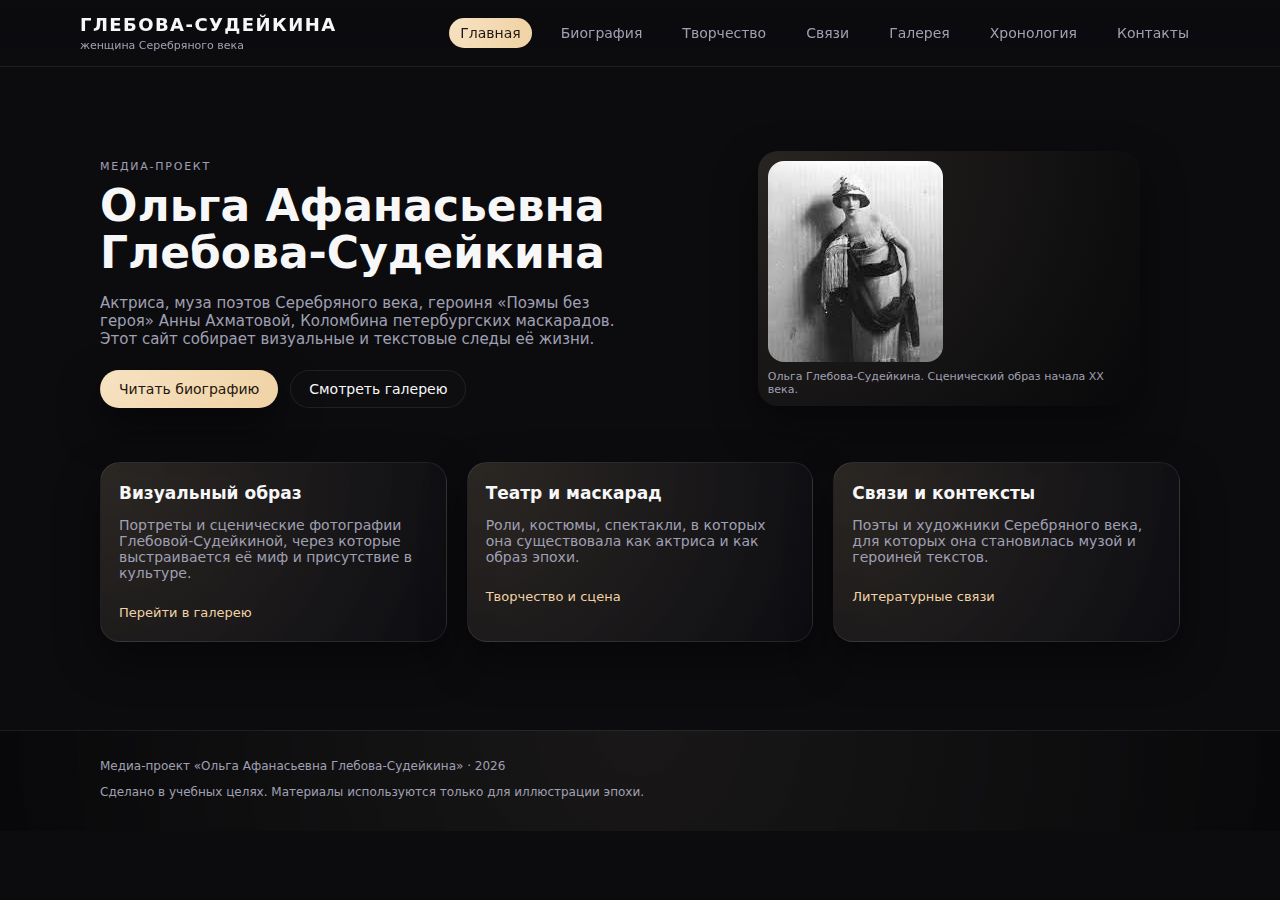
<file: index.html>
<!DOCTYPE html>
<html lang="ru">
<head>
  <meta charset="UTF-8">
  <title>Ольга Глебова-Судейкина — index</title>
  <meta name="viewport" content="width=device-width, initial-scale=1">
  <meta name="description" content="Медиа-проект о жизни и образе Ольги Афанасьевны Глебовой-Судейкиной. Страница index.">
  <link rel="stylesheet" href="style.css">

<!-- Yandex.Metrika counter -->
<script type="text/javascript">
    (function(m,e,t,r,i,k,a){
        m[i] = m[i] || function(){ (m[i].a = m[i].a || []).push(arguments) };
        m[i].l = 1 * new Date();
        for (var j = 0; j < document.scripts.length; j++) {
            if (document.scripts[j].src === r) { return; }
        }
        k = e.createElement(t),
        a = e.getElementsByTagName(t)[0],
        k.async = 1,
        k.src = r,
        a.parentNode.insertBefore(k,a)
    })(window, document, 'script', 'https://mc.yandex.ru/metrika/tag.js?id=105527265', 'ym');

    ym(105527265, 'init', {
        ssr:true,
        webvisor:true,
        clickmap:true,
        ecommerce:"dataLayer",
        accurateTrackBounce:true,
        trackLinks:true
    });
</script>
<noscript><div><img src="https://mc.yandex.ru/watch/105527265" style="position:absolute; left:-9999px;" alt="" /></div></noscript>
<!-- /Yandex.Metrika counter -->

</head>
<body>

<header class="site-header">
  <div class="container header-inner">
    <div class="logo">
      <a href="index.html">Глебова-Судейкина</a>
      <span class="logo-tagline">женщина Серебряного века</span>
    </div>
    <nav class="main-nav">
      <a href="index.html">Главная</a>
      <a href="bio.html">Биография</a>
      <a href="art.html">Творчество</a>
      <a href="connections.html">Связи</a>
      <a href="gallery.html">Галерея</a>
      <a href="timeline.html">Хронология</a>
      <a href="contacts.html">Контакты</a>
    </nav>
  </div>
</header>


<main class="page">
  <section class="hero">
    <div class="container hero-inner">
      <div class="hero-text">
        <p class="hero-kicker">медиа-проект</p>
        <h1>Ольга Афанасьевна<br>Глебова-Судейкина</h1>
        <p class="hero-lead">
          Актриса, муза поэтов Серебряного века, героиня «Поэмы без героя» Анны Ахматовой,
          Коломбина петербургских маскарадов. Этот сайт собирает визуальные и текстовые следы её жизни.
        </p>
        <div class="hero-actions">
          <a href="bio.html" class="btn primary">Читать биографию</a>
          <a href="gallery.html" class="btn ghost">Смотреть галерею</a>
        </div>
      </div>
      <div class="hero-image">
        <figure class="hero-figure">
          <img src="assets/glebova-1.png" alt="Ольга Афанасьевна Глебова-Судейкина в сценическом костюме">
          <figcaption>Ольга Глебова-Судейкина. Сценический образ начала XX века.</figcaption>
        </figure>
      </div>
    </div>
  </section>

  <section class="grid-section">
    <div class="container grid-3">
      <article class="card">
        <h2>Визуальный образ</h2>
        <p>
          Портреты и сценические фотографии Глебовой-Судейкиной,
          через которые выстраивается её миф и присутствие в культуре.
        </p>
        <a href="gallery.html" class="card-link">Перейти в галерею</a>
      </article>
      <article class="card">
        <h2>Театр и маскарад</h2>
        <p>
          Роли, костюмы, спектакли, в которых она существовала как актриса и как образ эпохи.
        </p>
        <a href="art.html" class="card-link">Творчество и сцена</a>
      </article>
      <article class="card">
        <h2>Связи и контексты</h2>
        <p>
          Поэты и художники Серебряного века, для которых она становилась музой и героиней текстов.
        </p>
        <a href="connections.html" class="card-link">Литературные связи</a>
      </article>
    </div>
  </section>
</main>


<footer class="site-footer">
  <div class="container footer-inner">
    <p>Медиа-проект «Ольга Афанасьевна Глебова-Судейкина» · <span id="current-year"></span></p>
    <p class="footer-meta">Сделано в учебных целях. Материалы используются только для иллюстрации эпохи.</p>
  </div>
</footer>
<script src="script.js"></script>

</body>
</html>
</file>
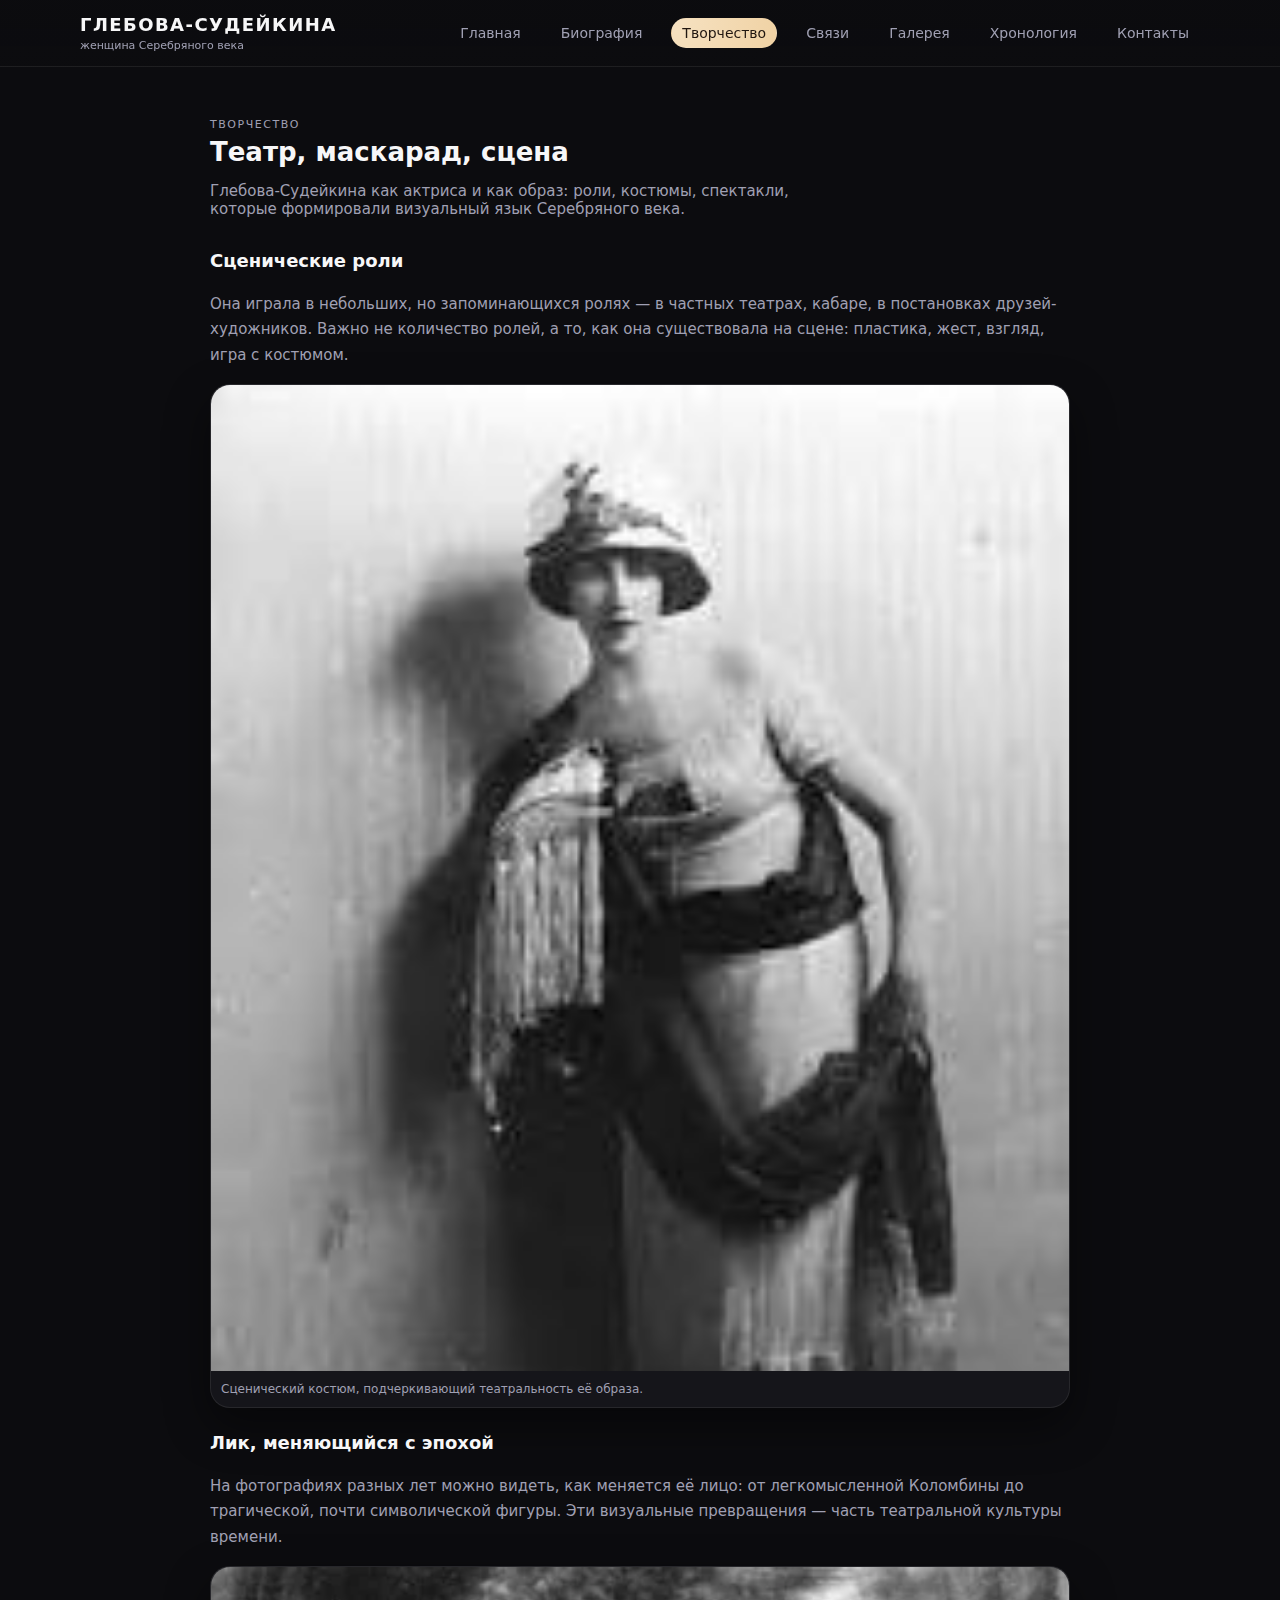
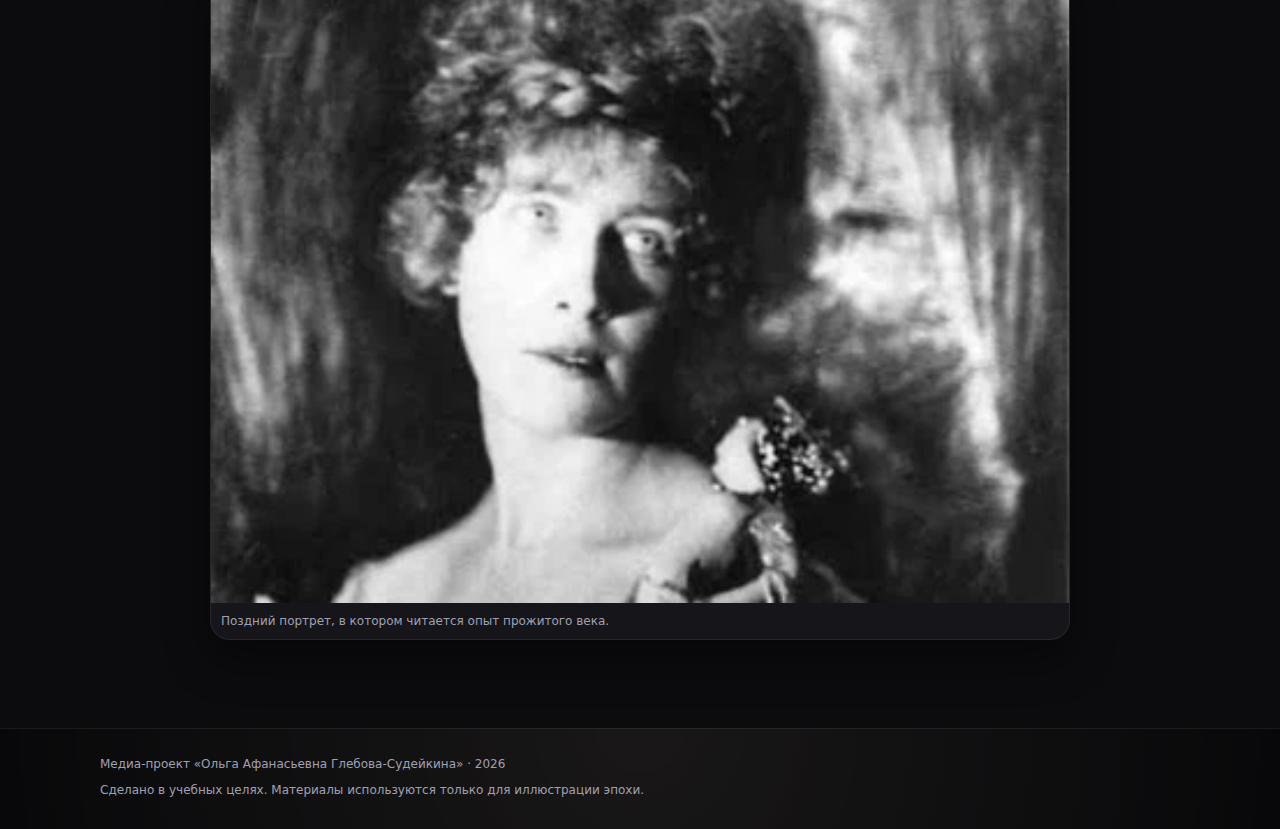
<file: art.html>
<!DOCTYPE html>
<html lang="ru">
<head>
  <meta charset="UTF-8">
  <title>Ольга Глебова-Судейкина — art</title>
  <meta name="viewport" content="width=device-width, initial-scale=1">
  <meta name="description" content="Медиа-проект о жизни и образе Ольги Афанасьевны Глебовой-Судейкиной. Страница art.">
  <link rel="stylesheet" href="style.css">

<!-- Yandex.Metrika counter -->
<script type="text/javascript">
    (function(m,e,t,r,i,k,a){
        m[i] = m[i] || function(){ (m[i].a = m[i].a || []).push(arguments) };
        m[i].l = 1 * new Date();
        for (var j = 0; j < document.scripts.length; j++) {
            if (document.scripts[j].src === r) { return; }
        }
        k = e.createElement(t),
        a = e.getElementsByTagName(t)[0],
        k.async = 1,
        k.src = r,
        a.parentNode.insertBefore(k,a)
    })(window, document, 'script', 'https://mc.yandex.ru/metrika/tag.js?id=105527265', 'ym');

    ym(105527265, 'init', {
        ssr:true,
        webvisor:true,
        clickmap:true,
        ecommerce:"dataLayer",
        accurateTrackBounce:true,
        trackLinks:true
    });
</script>
<noscript><div><img src="https://mc.yandex.ru/watch/105527265" style="position:absolute; left:-9999px;" alt="" /></div></noscript>
<!-- /Yandex.Metrika counter -->

</head>
<body>

<header class="site-header">
  <div class="container header-inner">
    <div class="logo">
      <a href="index.html">Глебова-Судейкина</a>
      <span class="logo-tagline">женщина Серебряного века</span>
    </div>
    <nav class="main-nav">
      <a href="index.html">Главная</a>
      <a href="bio.html">Биография</a>
      <a href="art.html">Творчество</a>
      <a href="connections.html">Связи</a>
      <a href="gallery.html">Галерея</a>
      <a href="timeline.html">Хронология</a>
      <a href="contacts.html">Контакты</a>
    </nav>
  </div>
</header>


<main class="page narrow">
  <section class="page-header-block">
    <div class="container">
      <p class="eyebrow">творчество</p>
      <h1>Театр, маскарад, сцена</h1>
      <p class="lede">
        Глебова-Судейкина как актриса и как образ: роли, костюмы, спектакли, которые формировали визуальный язык
        Серебряного века.
      </p>
    </div>
  </section>

  <section class="container">
    <article class="text-block">
      <h2>Сценические роли</h2>
      <p>
        Она играла в небольших, но запоминающихся ролях — в частных театрах, кабаре, в постановках друзей-художников.
        Важно не количество ролей, а то, как она существовала на сцене: пластика, жест, взгляд, игра с костюмом.
      </p>
      <figure class="inline-figure">
        <img src="assets/glebova-1.png" alt="Сценический образ Глебовой-Судейкиной">
        <figcaption>Сценический костюм, подчеркивающий театральность её образа.</figcaption>
      </figure>
    </article>

    <article class="text-block">
      <h2>Лик, меняющийся с эпохой</h2>
      <p>
        На фотографиях разных лет можно видеть, как меняется её лицо: от легкомысленной Коломбины до трагической,
        почти символической фигуры. Эти визуальные превращения — часть театральной культуры времени.
      </p>
      <figure class="inline-figure">
        <img src="assets/glebova-3.png" alt="Портрет Ольги Глебовой-Судейкиной в более поздние годы">
        <figcaption>Поздний портрет, в котором читается опыт прожитого века.</figcaption>
      </figure>
    </article>
  </section>
</main>


<footer class="site-footer">
  <div class="container footer-inner">
    <p>Медиа-проект «Ольга Афанасьевна Глебова-Судейкина» · <span id="current-year"></span></p>
    <p class="footer-meta">Сделано в учебных целях. Материалы используются только для иллюстрации эпохи.</p>
  </div>
</footer>
<script src="script.js"></script>

</body>
</html>
</file>
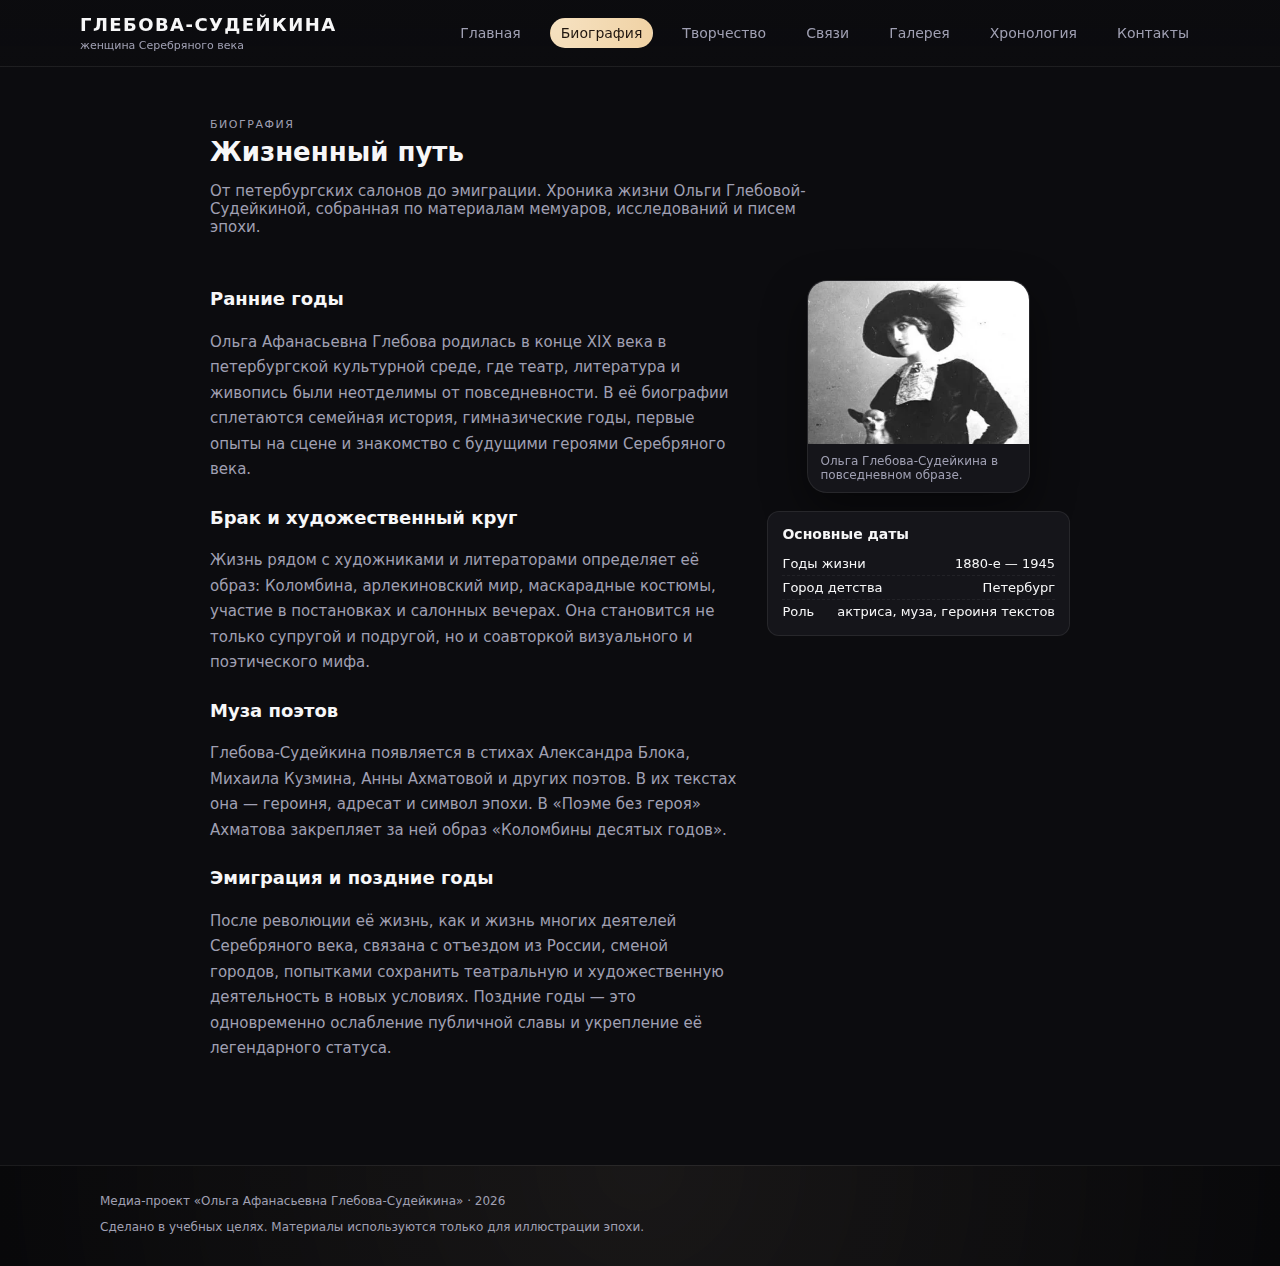
<file: bio.html>
<!DOCTYPE html>
<html lang="ru">
<head>
  <meta charset="UTF-8">
  <title>Ольга Глебова-Судейкина — bio</title>
  <meta name="viewport" content="width=device-width, initial-scale=1">
  <meta name="description" content="Медиа-проект о жизни и образе Ольги Афанасьевны Глебовой-Судейкиной. Страница bio.">
  <link rel="stylesheet" href="style.css">

<!-- Yandex.Metrika counter -->
<script type="text/javascript">
    (function(m,e,t,r,i,k,a){
        m[i] = m[i] || function(){ (m[i].a = m[i].a || []).push(arguments) };
        m[i].l = 1 * new Date();
        for (var j = 0; j < document.scripts.length; j++) {
            if (document.scripts[j].src === r) { return; }
        }
        k = e.createElement(t),
        a = e.getElementsByTagName(t)[0],
        k.async = 1,
        k.src = r,
        a.parentNode.insertBefore(k,a)
    })(window, document, 'script', 'https://mc.yandex.ru/metrika/tag.js?id=105527265', 'ym');

    ym(105527265, 'init', {
        ssr:true,
        webvisor:true,
        clickmap:true,
        ecommerce:"dataLayer",
        accurateTrackBounce:true,
        trackLinks:true
    });
</script>
<noscript><div><img src="https://mc.yandex.ru/watch/105527265" style="position:absolute; left:-9999px;" alt="" /></div></noscript>
<!-- /Yandex.Metrika counter -->

</head>
<body>

<header class="site-header">
  <div class="container header-inner">
    <div class="logo">
      <a href="index.html">Глебова-Судейкина</a>
      <span class="logo-tagline">женщина Серебряного века</span>
    </div>
    <nav class="main-nav">
      <a href="index.html">Главная</a>
      <a href="bio.html">Биография</a>
      <a href="art.html">Творчество</a>
      <a href="connections.html">Связи</a>
      <a href="gallery.html">Галерея</a>
      <a href="timeline.html">Хронология</a>
      <a href="contacts.html">Контакты</a>
    </nav>
  </div>
</header>


<main class="page narrow">
  <section class="page-header-block">
    <div class="container">
      <p class="eyebrow">биография</p>
      <h1>Жизненный путь</h1>
      <p class="lede">
        От петербургских салонов до эмиграции. Хроника жизни Ольги Глебовой-Судейкиной,
        собранная по материалам мемуаров, исследований и писем эпохи.
      </p>
    </div>
  </section>

  <section class="container two-column">
    <div class="column main-text">
      <h2>Ранние годы</h2>
      <p>
        Ольга Афанасьевна Глебова родилась в конце XIX века в петербургской культурной среде,
        где театр, литература и живопись были неотделимы от повседневности. В её биографии сплетаются
        семейная история, гимназические годы, первые опыты на сцене и знакомство с будущими героями
        Серебряного века.
      </p>

      <h2>Брак и художественный круг</h2>
      <p>
        Жизнь рядом с художниками и литераторами определяет её образ: Коломбина, арлекиновский мир,
        маскарадные костюмы, участие в постановках и салонных вечерах. Она становится не только супругой
        и подругой, но и соавторкой визуального и поэтического мифа.
      </p>

      <h2>Муза поэтов</h2>
      <p>
        Глебова-Судейкина появляется в стихах Александра Блока, Михаила Кузмина, Анны Ахматовой и других поэтов.
        В их текстах она — героиня, адресат и символ эпохи. В «Поэме без героя» Ахматова закрепляет за ней образ
        «Коломбины десятых годов».
      </p>

      <h2>Эмиграция и поздние годы</h2>
      <p>
        После революции её жизнь, как и жизнь многих деятелей Серебряного века, связана с отъездом из России,
        сменой городов, попытками сохранить театральную и художественную деятельность в новых условиях.
        Поздние годы — это одновременно ослабление публичной славы и укрепление её легендарного статуса.
      </p>
    </div>

    <aside class="column sidebar">
      <div class="sticky-box">
        <figure class="portrait-card">
          <img src="assets/glebova-2.png" alt="Портрет Ольги Глебовой-Судейкиной с собакой">
          <figcaption>Ольга Глебова-Судейкина в повседневном образе.</figcaption>
        </figure>
        <div class="meta-block">
          <h3>Основные даты</h3>
          <ul class="meta-list">
            <li><span>Годы жизни</span><span>1880-е — 1945</span></li>
            <li><span>Город детства</span><span>Петербург</span></li>
            <li><span>Роль</span><span>актриса, муза, героиня текстов</span></li>
          </ul>
        </div>
      </div>
    </aside>
  </section>
</main>


<footer class="site-footer">
  <div class="container footer-inner">
    <p>Медиа-проект «Ольга Афанасьевна Глебова-Судейкина» · <span id="current-year"></span></p>
    <p class="footer-meta">Сделано в учебных целях. Материалы используются только для иллюстрации эпохи.</p>
  </div>
</footer>
<script src="script.js"></script>

</body>
</html>
</file>
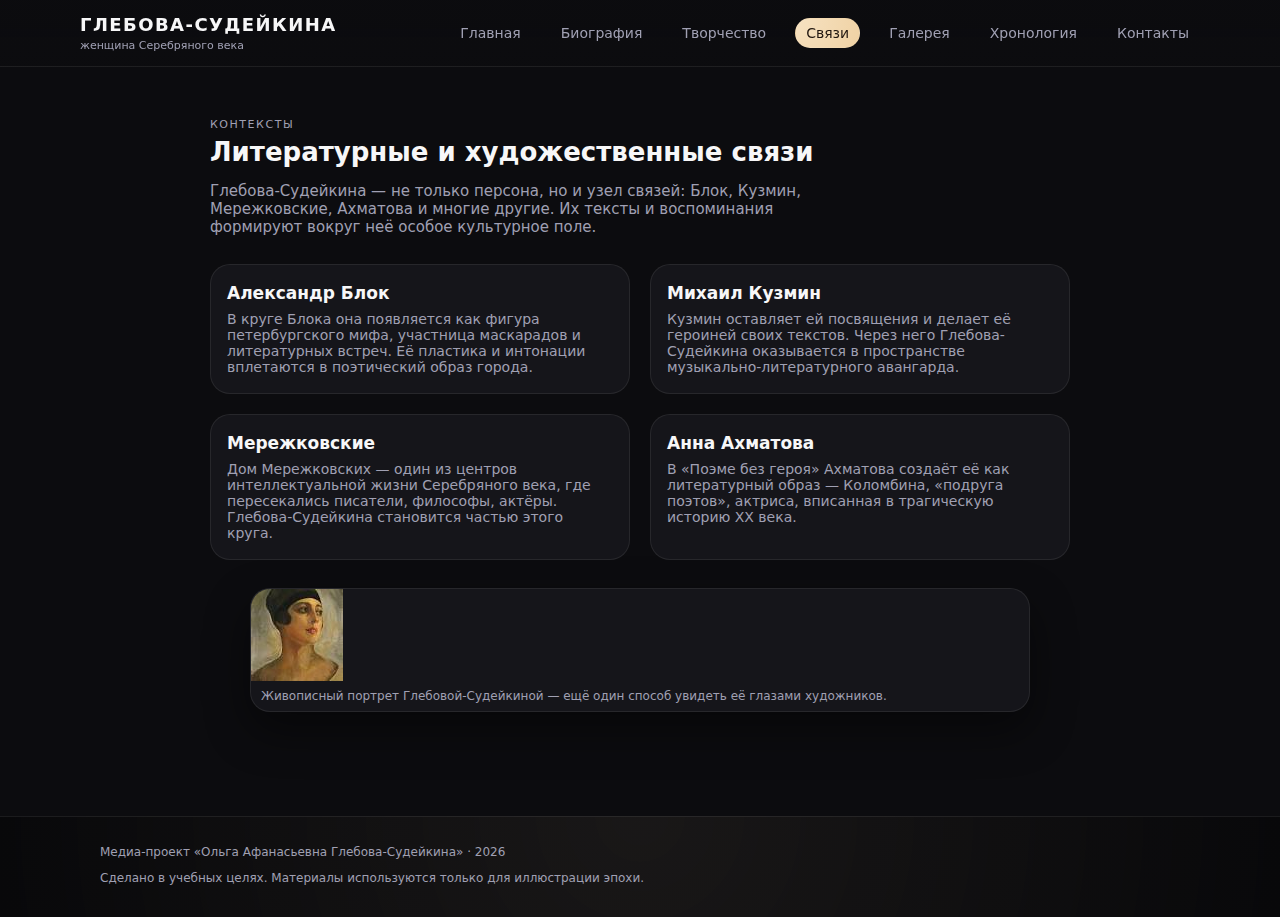
<file: connections.html>
<!DOCTYPE html>
<html lang="ru">
<head>
  <meta charset="UTF-8">
  <title>Ольга Глебова-Судейкина — connections</title>
  <meta name="viewport" content="width=device-width, initial-scale=1">
  <meta name="description" content="Медиа-проект о жизни и образе Ольги Афанасьевны Глебовой-Судейкиной. Страница connections.">
  <link rel="stylesheet" href="style.css">

<!-- Yandex.Metrika counter -->
<script type="text/javascript">
    (function(m,e,t,r,i,k,a){
        m[i] = m[i] || function(){ (m[i].a = m[i].a || []).push(arguments) };
        m[i].l = 1 * new Date();
        for (var j = 0; j < document.scripts.length; j++) {
            if (document.scripts[j].src === r) { return; }
        }
        k = e.createElement(t),
        a = e.getElementsByTagName(t)[0],
        k.async = 1,
        k.src = r,
        a.parentNode.insertBefore(k,a)
    })(window, document, 'script', 'https://mc.yandex.ru/metrika/tag.js?id=105527265', 'ym');

    ym(105527265, 'init', {
        ssr:true,
        webvisor:true,
        clickmap:true,
        ecommerce:"dataLayer",
        accurateTrackBounce:true,
        trackLinks:true
    });
</script>
<noscript><div><img src="https://mc.yandex.ru/watch/105527265" style="position:absolute; left:-9999px;" alt="" /></div></noscript>
<!-- /Yandex.Metrika counter -->

</head>
<body>

<header class="site-header">
  <div class="container header-inner">
    <div class="logo">
      <a href="index.html">Глебова-Судейкина</a>
      <span class="logo-tagline">женщина Серебряного века</span>
    </div>
    <nav class="main-nav">
      <a href="index.html">Главная</a>
      <a href="bio.html">Биография</a>
      <a href="art.html">Творчество</a>
      <a href="connections.html">Связи</a>
      <a href="gallery.html">Галерея</a>
      <a href="timeline.html">Хронология</a>
      <a href="contacts.html">Контакты</a>
    </nav>
  </div>
</header>


<main class="page narrow">
  <section class="page-header-block">
    <div class="container">
      <p class="eyebrow">контексты</p>
      <h1>Литературные и художественные связи</h1>
      <p class="lede">
        Глебова-Судейкина — не только персона, но и узел связей: Блок, Кузмин, Мережковские, Ахматова и многие другие.
        Их тексты и воспоминания формируют вокруг неё особое культурное поле.
      </p>
    </div>
  </section>

  <section class="container">
    <div class="grid-2">
      <article class="relation-card">
        <h2>Александр Блок</h2>
        <p>
          В круге Блока она появляется как фигура петербургского мифа, участница маскарадов и литературных встреч.
          Её пластика и интонации вплетаются в поэтический образ города.
        </p>
      </article>

      <article class="relation-card">
        <h2>Михаил Кузмин</h2>
        <p>
          Кузмин оставляет ей посвящения и делает её героиней своих текстов. Через него Глебова-Судейкина оказывается
          в пространстве музыкально-литературного авангарда.
        </p>
      </article>

      <article class="relation-card">
        <h2>Мережковские</h2>
        <p>
          Дом Мережковских — один из центров интеллектуальной жизни Серебряного века, где пересекались писатели,
          философы, актёры. Глебова-Судейкина становится частью этого круга.
        </p>
      </article>

      <article class="relation-card">
        <h2>Анна Ахматова</h2>
        <p>
          В «Поэме без героя» Ахматова создаёт её как литературный образ — Коломбина, «подруга поэтов», актриса,
          вписанная в трагическую историю XX века.
        </p>
      </article>
    </div>

    <figure class="connections-figure">
      <img src="assets/glebova-4.png" alt="Живописный портрет Ольги Глебовой-Судейкиной">
      <figcaption>Живописный портрет Глебовой-Судейкиной — ещё один способ увидеть её глазами художников.</figcaption>
    </figure>
  </section>
</main>


<footer class="site-footer">
  <div class="container footer-inner">
    <p>Медиа-проект «Ольга Афанасьевна Глебова-Судейкина» · <span id="current-year"></span></p>
    <p class="footer-meta">Сделано в учебных целях. Материалы используются только для иллюстрации эпохи.</p>
  </div>
</footer>
<script src="script.js"></script>

</body>
</html>
</file>
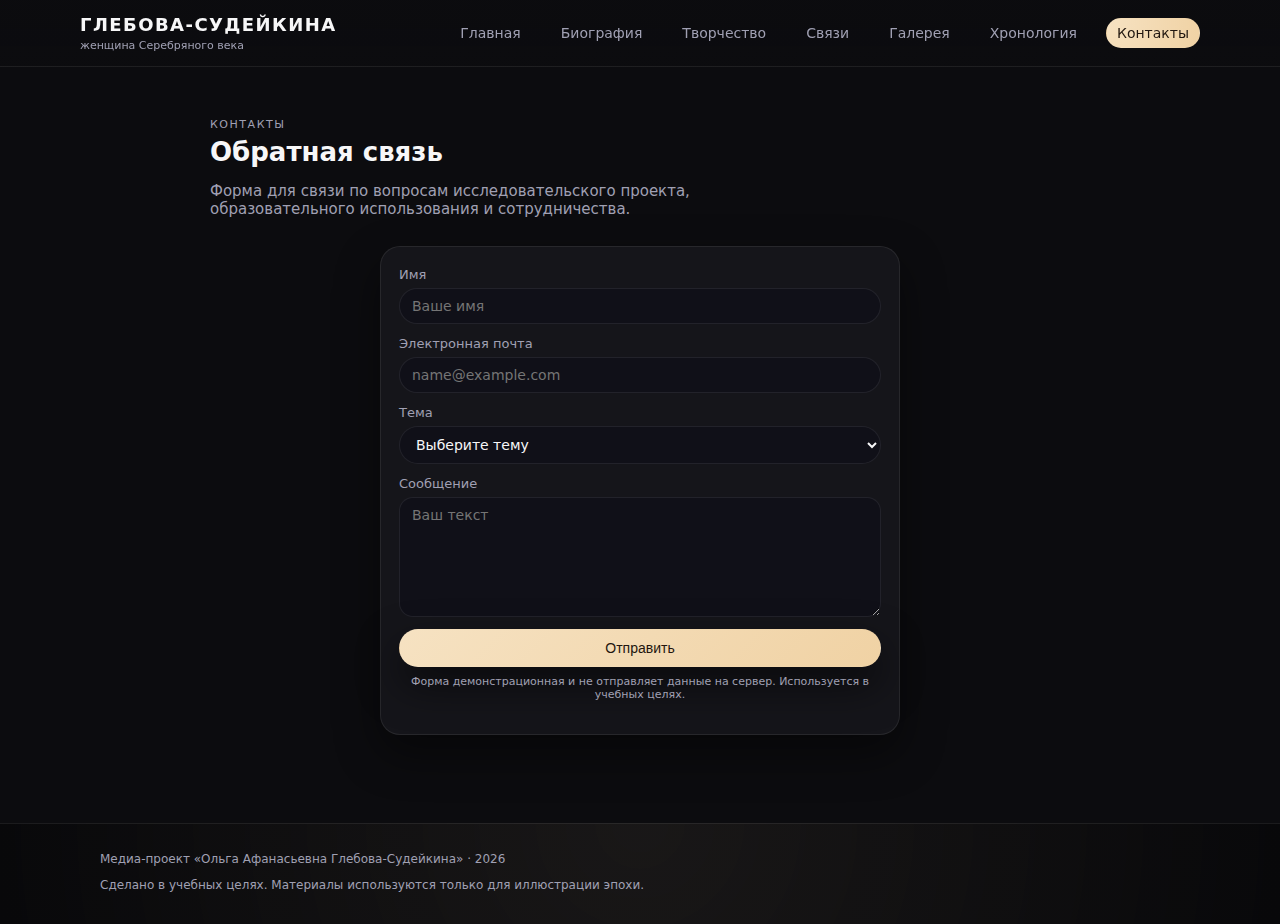
<file: contacts.html>
<!DOCTYPE html>
<html lang="ru">
<head>
  <meta charset="UTF-8">
  <title>Ольга Глебова-Судейкина — contacts</title>
  <meta name="viewport" content="width=device-width, initial-scale=1">
  <meta name="description" content="Медиа-проект о жизни и образе Ольги Афанасьевны Глебовой-Судейкиной. Страница contacts.">
  <link rel="stylesheet" href="style.css">

<!-- Yandex.Metrika counter -->
<script type="text/javascript">
    (function(m,e,t,r,i,k,a){
        m[i] = m[i] || function(){ (m[i].a = m[i].a || []).push(arguments) };
        m[i].l = 1 * new Date();
        for (var j = 0; j < document.scripts.length; j++) {
            if (document.scripts[j].src === r) { return; }
        }
        k = e.createElement(t),
        a = e.getElementsByTagName(t)[0],
        k.async = 1,
        k.src = r,
        a.parentNode.insertBefore(k,a)
    })(window, document, 'script', 'https://mc.yandex.ru/metrika/tag.js?id=105527265', 'ym');

    ym(105527265, 'init', {
        ssr:true,
        webvisor:true,
        clickmap:true,
        ecommerce:"dataLayer",
        accurateTrackBounce:true,
        trackLinks:true
    });
</script>
<noscript><div><img src="https://mc.yandex.ru/watch/105527265" style="position:absolute; left:-9999px;" alt="" /></div></noscript>
<!-- /Yandex.Metrika counter -->

</head>
<body>

<header class="site-header">
  <div class="container header-inner">
    <div class="logo">
      <a href="index.html">Глебова-Судейкина</a>
      <span class="logo-tagline">женщина Серебряного века</span>
    </div>
    <nav class="main-nav">
      <a href="index.html">Главная</a>
      <a href="bio.html">Биография</a>
      <a href="art.html">Творчество</a>
      <a href="connections.html">Связи</a>
      <a href="gallery.html">Галерея</a>
      <a href="timeline.html">Хронология</a>
      <a href="contacts.html">Контакты</a>
    </nav>
  </div>
</header>


<main class="page narrow">
  <section class="page-header-block">
    <div class="container">
      <p class="eyebrow">контакты</p>
      <h1>Обратная связь</h1>
      <p class="lede">
        Форма для связи по вопросам исследовательского проекта, образовательного использования и сотрудничества.
      </p>
    </div>
  </section>

  <section class="container">
    <form class="contact-form">
      <div class="form-row">
        <label for="name">Имя</label>
        <input id="name" name="name" type="text" placeholder="Ваше имя">
      </div>
      <div class="form-row">
        <label for="email">Электронная почта</label>
        <input id="email" name="email" type="email" placeholder="name@example.com">
      </div>
      <div class="form-row">
        <label for="topic">Тема</label>
        <select id="topic" name="topic">
          <option value="">Выберите тему</option>
          <option>Вопрос по содержанию</option>
          <option>Образовательное использование</option>
          <option>Совместный проект</option>
          <option>Другое</option>
        </select>
      </div>
      <div class="form-row">
        <label for="message">Сообщение</label>
        <textarea id="message" name="message" rows="5" placeholder="Ваш текст"></textarea>
      </div>
      <button type="submit" class="btn primary full-width">Отправить</button>
      <p class="form-note">
        Форма демонстрационная и не отправляет данные на сервер. Используется в учебных целях.
      </p>
    </form>
  </section>
</main>


<footer class="site-footer">
  <div class="container footer-inner">
    <p>Медиа-проект «Ольга Афанасьевна Глебова-Судейкина» · <span id="current-year"></span></p>
    <p class="footer-meta">Сделано в учебных целях. Материалы используются только для иллюстрации эпохи.</p>
  </div>
</footer>
<script src="script.js"></script>

</body>
</html>
</file>
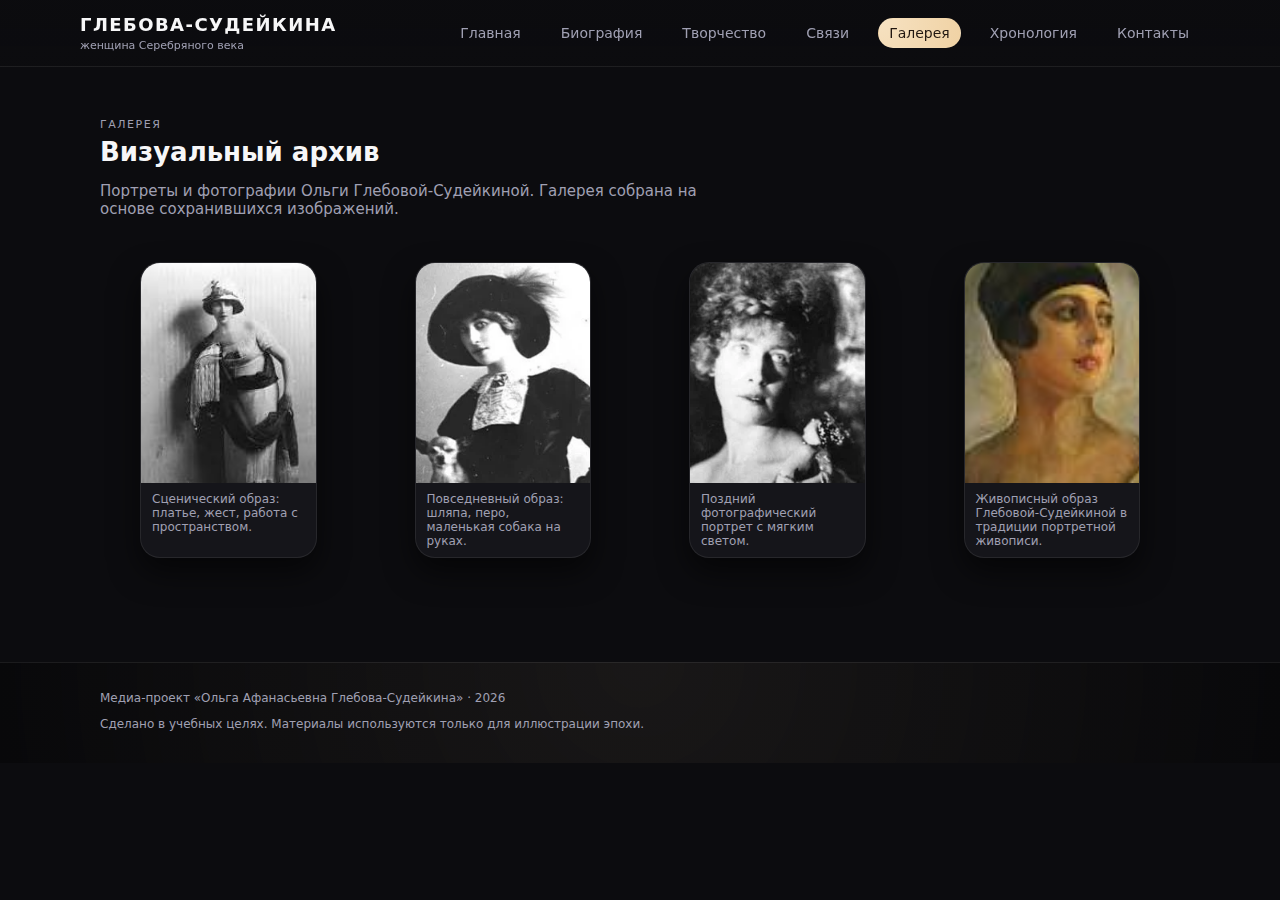
<file: gallery.html>
<!DOCTYPE html>
<html lang="ru">
<head>
  <meta charset="UTF-8">
  <title>Ольга Глебова-Судейкина — gallery</title>
  <meta name="viewport" content="width=device-width, initial-scale=1">
  <meta name="description" content="Медиа-проект о жизни и образе Ольги Афанасьевны Глебовой-Судейкиной. Страница gallery.">
  <link rel="stylesheet" href="style.css">

<!-- Yandex.Metrika counter -->
<script type="text/javascript">
    (function(m,e,t,r,i,k,a){
        m[i] = m[i] || function(){ (m[i].a = m[i].a || []).push(arguments) };
        m[i].l = 1 * new Date();
        for (var j = 0; j < document.scripts.length; j++) {
            if (document.scripts[j].src === r) { return; }
        }
        k = e.createElement(t),
        a = e.getElementsByTagName(t)[0],
        k.async = 1,
        k.src = r,
        a.parentNode.insertBefore(k,a)
    })(window, document, 'script', 'https://mc.yandex.ru/metrika/tag.js?id=105527265', 'ym');

    ym(105527265, 'init', {
        ssr:true,
        webvisor:true,
        clickmap:true,
        ecommerce:"dataLayer",
        accurateTrackBounce:true,
        trackLinks:true
    });
</script>
<noscript><div><img src="https://mc.yandex.ru/watch/105527265" style="position:absolute; left:-9999px;" alt="" /></div></noscript>
<!-- /Yandex.Metrika counter -->

</head>
<body>

<header class="site-header">
  <div class="container header-inner">
    <div class="logo">
      <a href="index.html">Глебова-Судейкина</a>
      <span class="logo-tagline">женщина Серебряного века</span>
    </div>
    <nav class="main-nav">
      <a href="index.html">Главная</a>
      <a href="bio.html">Биография</a>
      <a href="art.html">Творчество</a>
      <a href="connections.html">Связи</a>
      <a href="gallery.html">Галерея</a>
      <a href="timeline.html">Хронология</a>
      <a href="contacts.html">Контакты</a>
    </nav>
  </div>
</header>


<main class="page">
  <section class="page-header-block">
    <div class="container">
      <p class="eyebrow">галерея</p>
      <h1>Визуальный архив</h1>
      <p class="lede">
        Портреты и фотографии Ольги Глебовой-Судейкиной. Галерея собрана на основе сохранившихся изображений.
      </p>
    </div>
  </section>

  <section class="container gallery-grid">
    <figure class="gallery-item portrait">
      <img src="assets/glebova-1.png" alt="Сценический портрет Ольги Глебовой-Судейкиной">
      <figcaption>Сценический образ: платье, жест, работа с пространством.</figcaption>
    </figure>

    <figure class="gallery-item">
      <img src="assets/glebova-2.png" alt="Ольга Глебова-Судейкина с собакой">
      <figcaption>Повседневный образ: шляпа, перо, маленькая собака на руках.</figcaption>
    </figure>

    <figure class="gallery-item">
      <img src="assets/glebova-3.png" alt="Поздний портрет Ольги Глебовой-Судейкиной">
      <figcaption>Поздний фотографический портрет с мягким светом.</figcaption>
    </figure>

    <figure class="gallery-item">
      <img src="assets/glebova-4.png" alt="Живописный портрет Ольги Глебовой-Судейкиной">
      <figcaption>Живописный образ Глебовой-Судейкиной в традиции портретной живописи.</figcaption>
    </figure>
  </section>
</main>


<footer class="site-footer">
  <div class="container footer-inner">
    <p>Медиа-проект «Ольга Афанасьевна Глебова-Судейкина» · <span id="current-year"></span></p>
    <p class="footer-meta">Сделано в учебных целях. Материалы используются только для иллюстрации эпохи.</p>
  </div>
</footer>
<script src="script.js"></script>

</body>
</html>
</file>
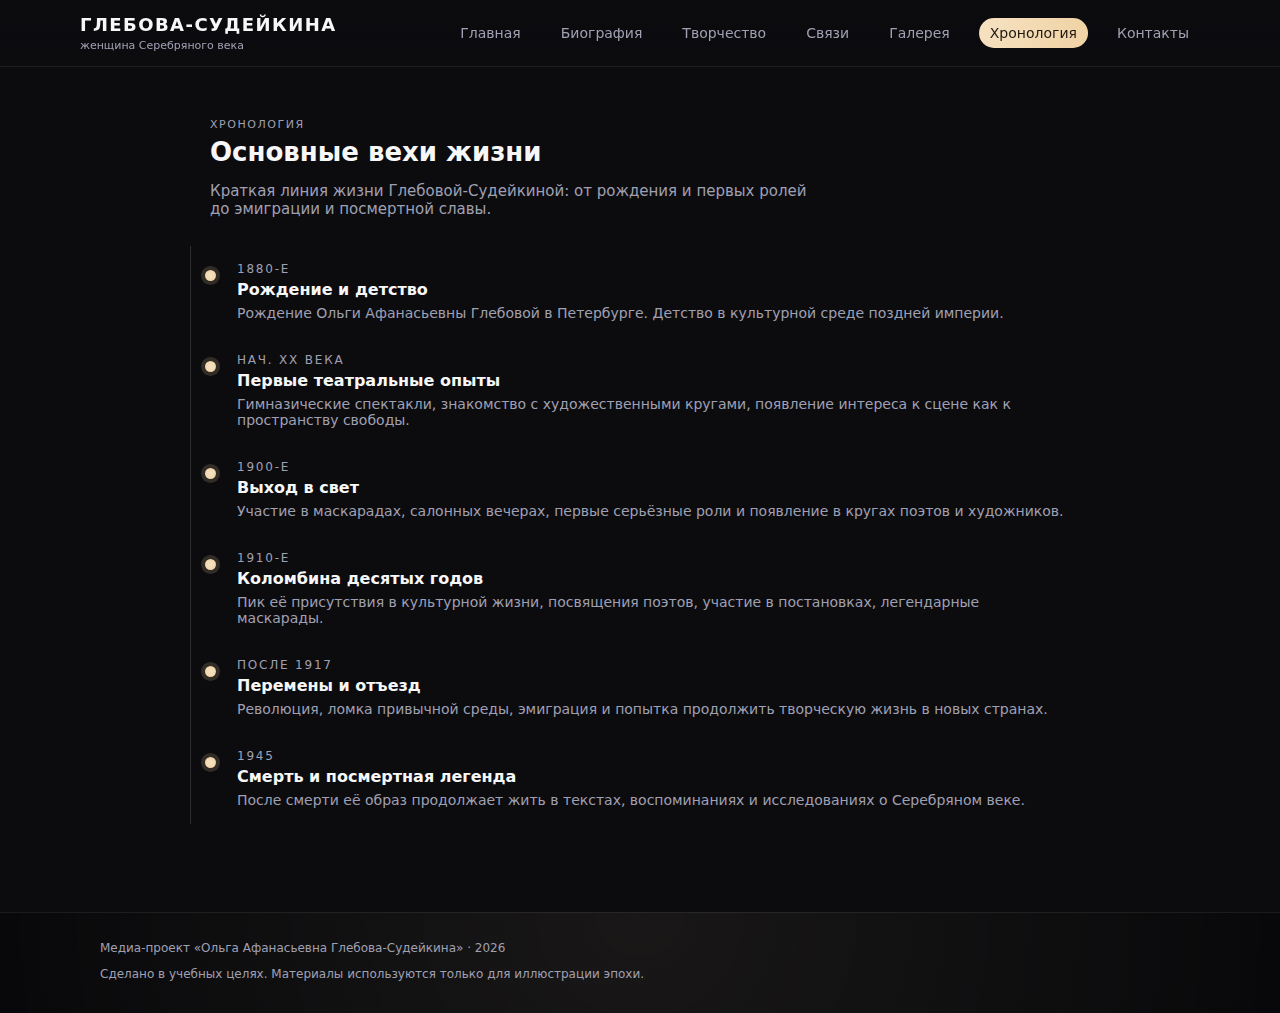
<file: timeline.html>
<!DOCTYPE html>
<html lang="ru">
<head>
  <meta charset="UTF-8">
  <title>Ольга Глебова-Судейкина — timeline</title>
  <meta name="viewport" content="width=device-width, initial-scale=1">
  <meta name="description" content="Медиа-проект о жизни и образе Ольги Афанасьевны Глебовой-Судейкиной. Страница timeline.">
  <link rel="stylesheet" href="style.css">

<!-- Yandex.Metrika counter -->
<script type="text/javascript">
    (function(m,e,t,r,i,k,a){
        m[i] = m[i] || function(){ (m[i].a = m[i].a || []).push(arguments) };
        m[i].l = 1 * new Date();
        for (var j = 0; j < document.scripts.length; j++) {
            if (document.scripts[j].src === r) { return; }
        }
        k = e.createElement(t),
        a = e.getElementsByTagName(t)[0],
        k.async = 1,
        k.src = r,
        a.parentNode.insertBefore(k,a)
    })(window, document, 'script', 'https://mc.yandex.ru/metrika/tag.js?id=105527265', 'ym');

    ym(105527265, 'init', {
        ssr:true,
        webvisor:true,
        clickmap:true,
        ecommerce:"dataLayer",
        accurateTrackBounce:true,
        trackLinks:true
    });
</script>
<noscript><div><img src="https://mc.yandex.ru/watch/105527265" style="position:absolute; left:-9999px;" alt="" /></div></noscript>
<!-- /Yandex.Metrika counter -->

</head>
<body>

<header class="site-header">
  <div class="container header-inner">
    <div class="logo">
      <a href="index.html">Глебова-Судейкина</a>
      <span class="logo-tagline">женщина Серебряного века</span>
    </div>
    <nav class="main-nav">
      <a href="index.html">Главная</a>
      <a href="bio.html">Биография</a>
      <a href="art.html">Творчество</a>
      <a href="connections.html">Связи</a>
      <a href="gallery.html">Галерея</a>
      <a href="timeline.html">Хронология</a>
      <a href="contacts.html">Контакты</a>
    </nav>
  </div>
</header>


<main class="page narrow">
  <section class="page-header-block">
    <div class="container">
      <p class="eyebrow">хронология</p>
      <h1>Основные вехи жизни</h1>
      <p class="lede">
        Краткая линия жизни Глебовой-Судейкиной: от рождения и первых ролей до эмиграции и посмертной славы.
      </p>
    </div>
  </section>

  <section class="container timeline">
    <div class="timeline-item">
      <div class="timeline-year">1880-е</div>
      <div class="timeline-content">
        <h2>Рождение и детство</h2>
        <p>Рождение Ольги Афанасьевны Глебовой в Петербурге. Детство в культурной среде поздней империи.</p>
      </div>
    </div>

    <div class="timeline-item">
      <div class="timeline-year">нач. XX века</div>
      <div class="timeline-content">
        <h2>Первые театральные опыты</h2>
        <p>Гимназические спектакли, знакомство с художественными кругами, появление интереса к сцене как к пространству свободы.</p>
      </div>
    </div>

    <div class="timeline-item">
      <div class="timeline-year">1900-е</div>
      <div class="timeline-content">
        <h2>Выход в свет</h2>
        <p>Участие в маскарадах, салонных вечерах, первые серьёзные роли и появление в кругах поэтов и художников.</p>
      </div>
    </div>

    <div class="timeline-item">
      <div class="timeline-year">1910-е</div>
      <div class="timeline-content">
        <h2>Коломбина десятых годов</h2>
        <p>Пик её присутствия в культурной жизни, посвящения поэтов, участие в постановках, легендарные маскарады.</p>
      </div>
    </div>

    <div class="timeline-item">
      <div class="timeline-year">после 1917</div>
      <div class="timeline-content">
        <h2>Перемены и отъезд</h2>
        <p>Революция, ломка привычной среды, эмиграция и попытка продолжить творческую жизнь в новых странах.</p>
      </div>
    </div>

    <div class="timeline-item">
      <div class="timeline-year">1945</div>
      <div class="timeline-content">
        <h2>Смерть и посмертная легенда</h2>
        <p>После смерти её образ продолжает жить в текстах, воспоминаниях и исследованиях о Серебряном веке.</p>
      </div>
    </div>
  </section>
</main>


<footer class="site-footer">
  <div class="container footer-inner">
    <p>Медиа-проект «Ольга Афанасьевна Глебова-Судейкина» · <span id="current-year"></span></p>
    <p class="footer-meta">Сделано в учебных целях. Материалы используются только для иллюстрации эпохи.</p>
  </div>
</footer>
<script src="script.js"></script>

</body>
</html>
</file>
<file: style.css>
:root {
  --bg: #0c0c0f;
  --bg-elevated: #15151a;
  --accent: #f0d2a4;
  --text-main: #f7f7f8;
  --text-muted: #a0a0b3;
  --border-subtle: rgba(255,255,255,0.08);
  --radius-lg: 20px;
  --radius-md: 12px;
  --shadow-soft: 0 18px 45px rgba(0,0,0,0.45);
  --font-base: system-ui, -apple-system, BlinkMacSystemFont, "SF Pro Text", "Segoe UI", sans-serif;
}

*,
*::before,
*::after {
  box-sizing: border-box;
}

html, body {
  margin: 0;
  padding: 0;
  background-color: var(--bg);
  color: var(--text-main);
  font-family: var(--font-base);
  -webkit-font-smoothing: antialiased;
}

img {
  max-width: 100%;
  display: block;
}

a {
  color: inherit;
  text-decoration: none;
}

.container {
  width: 100%;
  max-width: 1120px;
  margin: 0 auto;
  padding: 0 20px;
}

.site-header {
  border-bottom: 1px solid var(--border-subtle);
  backdrop-filter: blur(14px);
  background: linear-gradient(to bottom, rgba(12,12,15,0.96), rgba(12,12,15,0.9));
  position: sticky;
  top: 0;
  z-index: 100;
}

.header-inner {
  display: flex;
  align-items: center;
  justify-content: space-between;
  padding: 14px 0;
  gap: 24px;
}

.logo a {
  font-size: 18px;
  font-weight: 600;
  letter-spacing: 0.08em;
  text-transform: uppercase;
}

.logo-tagline {
  display: block;
  font-size: 11px;
  color: var(--text-muted);
  margin-top: 4px;
}

.main-nav {
  display: flex;
  gap: 18px;
  font-size: 14px;
  flex-wrap: wrap;
  justify-content: flex-end;
}

.main-nav a {
  padding: 6px 10px;
  border-radius: 999px;
  border: 1px solid transparent;
  color: var(--text-muted);
  transition: all 0.18s ease-out;
}

.main-nav a:hover {
  border-color: var(--border-subtle);
  color: var(--text-main);
  background-color: rgba(255,255,255,0.02);
}

.main-nav a.active {
  background: radial-gradient(circle at top left, #f6e2c2, #f0d2a4);
  color: #211710;
  border-color: transparent;
}

.page {
  padding: 40px 0 72px;
}

.hero {
  padding-top: 28px;
}

.hero-inner {
  display: grid;
  grid-template-columns: minmax(0, 3fr) minmax(0, 2.4fr);
  gap: 40px;
  align-items: center;
}

.hero-kicker {
  text-transform: uppercase;
  letter-spacing: 0.16em;
  font-size: 11px;
  color: var(--text-muted);
  margin-bottom: 10px;
}

.hero h1 {
  font-size: clamp(34px, 4vw, 44px);
  line-height: 1.05;
  margin: 0 0 18px;
}

.hero-lead {
  font-size: 15px;
  color: var(--text-muted);
  max-width: 520px;
}

.hero-actions {
  display: flex;
  flex-wrap: wrap;
  gap: 12px;
  margin-top: 22px;
}

.btn {
  display: inline-flex;
  align-items: center;
  justify-content: center;
  padding: 10px 18px;
  border-radius: 999px;
  font-size: 14px;
  border: 1px solid transparent;
  cursor: pointer;
  background: none;
}

.btn.primary {
  background: linear-gradient(135deg, #f6e2c2, #f0d2a4);
  color: #23160f;
  box-shadow: 0 18px 40px rgba(0,0,0,0.55);
}

.btn.primary:hover {
  transform: translateY(-1px);
  box-shadow: 0 22px 50px rgba(0,0,0,0.65);
}

.btn.ghost {
  border-color: var(--border-subtle);
  color: var(--text-main);
  background-color: rgba(255,255,255,0.01);
}

.btn.ghost:hover {
  background-color: rgba(255,255,255,0.04);
}

.btn.full-width {
  width: 100%;
}

.hero-image {
  justify-self: flex-end;
}

.hero-figure {
  border-radius: var(--radius-lg);
  overflow: hidden;
  background: radial-gradient(circle at top left, rgba(240,210,164,0.12), rgba(8,8,10,1));
  padding: 10px;
  box-shadow: var(--shadow-soft);
}

.hero-figure img {
  border-radius: calc(var(--radius-lg) - 4px);
}

.hero-figure figcaption {
  font-size: 11px;
  color: var(--text-muted);
  margin-top: 8px;
}

.grid-section {
  margin-top: 40px;
}

.grid-3 {
  display: grid;
  grid-template-columns: repeat(3, minmax(0, 1fr));
  gap: 20px;
}

.grid-2 {
  display: grid;
  grid-template-columns: repeat(2, minmax(0, 1fr));
  gap: 20px;
}

.card {
  background: radial-gradient(circle at top left, rgba(240,210,164,0.14), rgba(13,13,18,0.96));
  border-radius: var(--radius-lg);
  padding: 20px 18px;
  border: 1px solid var(--border-subtle);
  box-shadow: var(--shadow-soft);
}

.card h2 {
  margin-top: 0;
  font-size: 17px;
  margin-bottom: 10px;
}

.card p {
  font-size: 14px;
  color: var(--text-muted);
}

.card-link {
  display: inline-flex;
  margin-top: 10px;
  font-size: 13px;
  color: var(--accent);
}

.page-header-block {
  margin-bottom: 28px;
}

.page-header-block .eyebrow {
  text-transform: uppercase;
  letter-spacing: 0.14em;
  font-size: 11px;
  color: var(--text-muted);
  margin-bottom: 6px;
}

.page-header-block h1 {
  margin: 0 0 10px;
  font-size: 26px;
}

.page-header-block .lede {
  max-width: 620px;
  font-size: 15px;
  color: var(--text-muted);
}

.page.narrow .container {
  max-width: 900px;
}

.two-column {
  display: grid;
  grid-template-columns: minmax(0, 2.1fr) minmax(0, 1.2fr);
  gap: 28px;
}

.text-block,
.main-text {
  font-size: 15px;
  line-height: 1.7;
  color: var(--text-muted);
}

.text-block h2,
.main-text h2 {
  font-size: 18px;
  color: var(--text-main);
  margin-top: 20px;
  margin-bottom: 8px;
}

.sidebar .sticky-box {
  position: sticky;
  top: 96px;
}

.portrait-card {
  border-radius: var(--radius-lg);
  overflow: hidden;
  border: 1px solid var(--border-subtle);
  background: var(--bg-elevated);
  box-shadow: var(--shadow-soft);
}

.portrait-card figcaption {
  font-size: 12px;
  color: var(--text-muted);
  padding: 10px 12px;
}

.meta-block {
  margin-top: 18px;
  padding: 14px 14px 12px;
  border-radius: var(--radius-md);
  background-color: var(--bg-elevated);
  border: 1px solid var(--border-subtle);
}

.meta-block h3 {
  margin: 0 0 10px;
  font-size: 14px;
}

.meta-list {
  list-style: none;
  margin: 0;
  padding: 0;
  font-size: 13px;
}

.meta-list li {
  display: flex;
  justify-content: space-between;
  gap: 12px;
  padding: 4px 0;
  border-bottom: 1px dashed rgba(255,255,255,0.06);
}

.meta-list li:last-child {
  border-bottom: none;
}

.inline-figure {
  margin: 16px 0 0;
  border-radius: var(--radius-lg);
  overflow: hidden;
  border: 1px solid var(--border-subtle);
  background: var(--bg-elevated);
  box-shadow: var(--shadow-soft);
}

.inline-figure img {
  width: 100%;
  height: auto;
}

.inline-figure figcaption {
  font-size: 12px;
  color: var(--text-muted);
  padding: 8px 10px;
}

.relation-card {
  background-color: var(--bg-elevated);
  border-radius: var(--radius-lg);
  border: 1px solid var(--border-subtle);
  padding: 18px 16px;
}

.relation-card h2 {
  margin: 0 0 8px;
  font-size: 17px;
}

.relation-card p {
  margin: 0;
  font-size: 14px;
  color: var(--text-muted);
}

.connections-figure {
  margin-top: 28px;
  border-radius: var(--radius-lg);
  overflow: hidden;
  border: 1px solid var(--border-subtle);
  background: var(--bg-elevated);
  box-shadow: var(--shadow-soft);
}

.connections-figure figcaption {
  font-size: 12px;
  color: var(--text-muted);
  padding: 8px 10px;
}

.gallery-grid {
  display: grid;
  grid-template-columns: repeat(4, minmax(0, 1fr));
  gap: 18px;
}

.gallery-item {
  border-radius: var(--radius-lg);
  overflow: hidden;
  border: 1px solid var(--border-subtle);
  background: var(--bg-elevated);
  box-shadow: 0 14px 30px rgba(0,0,0,0.55);
}

.gallery-item img {
  width: 100%;
  height: 220px;
  object-fit: cover;
}

.gallery-item figcaption {
  padding: 9px 11px;
  font-size: 12px;
  color: var(--text-muted);
}

.timeline {
  border-left: 1px solid rgba(255,255,255,0.14);
  margin-top: 14px;
}

.timeline-item {
  position: relative;
  padding: 16px 0 16px 26px;
}

.timeline-item::before {
  content: "";
  position: absolute;
  left: -6px;
  top: 24px;
  width: 11px;
  height: 11px;
  border-radius: 50%;
  background: radial-gradient(circle, #f6e2c2, #f0d2a4);
  box-shadow: 0 0 0 4px rgba(240,210,164,0.16);
}

.timeline-year {
  font-size: 12px;
  text-transform: uppercase;
  letter-spacing: 0.15em;
  color: var(--text-muted);
  margin-bottom: 4px;
}

.timeline-content h2 {
  margin: 0 0 6px;
  font-size: 16px;
}

.timeline-content p {
  margin: 0;
  font-size: 14px;
  color: var(--text-muted);
}

.contact-form {
  max-width: 520px;
  margin: 0 auto;
  background-color: var(--bg-elevated);
  border-radius: var(--radius-lg);
  padding: 20px 18px 22px;
  border: 1px solid var(--border-subtle);
  box-shadow: var(--shadow-soft);
}

.form-row {
  display: flex;
  flex-direction: column;
  gap: 6px;
  margin-bottom: 12px;
}

.form-row label {
  font-size: 13px;
  color: var(--text-muted);
}

.form-row input,
.form-row select,
.form-row textarea {
  border-radius: 999px;
  border: 1px solid var(--border-subtle);
  background-color: #101018;
  padding: 9px 12px;
  font-family: inherit;
  font-size: 14px;
  color: var(--text-main);
  outline: none;
}

.form-row textarea {
  border-radius: 14px;
  resize: vertical;
  min-height: 120px;
}

.form-row input:focus,
.form-row select:focus,
.form-row textarea:focus {
  border-color: rgba(240,210,164,0.7);
  box-shadow: 0 0 0 1px rgba(240,210,164,0.4);
}

.form-note {
  margin-top: 8px;
  font-size: 11px;
  color: var(--text-muted);
  text-align: center;
}

.site-footer {
  border-top: 1px solid var(--border-subtle);
  padding: 16px 0 20px;
  margin-top: 16px;
  background: radial-gradient(circle at top, rgba(240,210,164,0.06), rgba(8,8,10,1));
}

.footer-inner {
  font-size: 12px;
  color: var(--text-muted);
}

.footer-meta {
  margin-top: 4px;
}

@media (max-width: 900px) {
  .hero-inner {
    grid-template-columns: minmax(0, 1fr);
  }
  .hero-image {
    justify-self: stretch;
  }
  .two-column {
    grid-template-columns: minmax(0, 1fr);
  }
  .sidebar .sticky-box {
    position: static;
  }
  .grid-3 {
    grid-template-columns: repeat(2, minmax(0, 1fr));
  }
  .gallery-grid {
    grid-template-columns: repeat(2, minmax(0, 1fr));
  }
}

@media (max-width: 640px) {
  .grid-3,
  .grid-2,
  .gallery-grid {
    grid-template-columns: minmax(0, 1fr);
  }
  .page {
    padding-top: 30px;
  }
}
</file>
